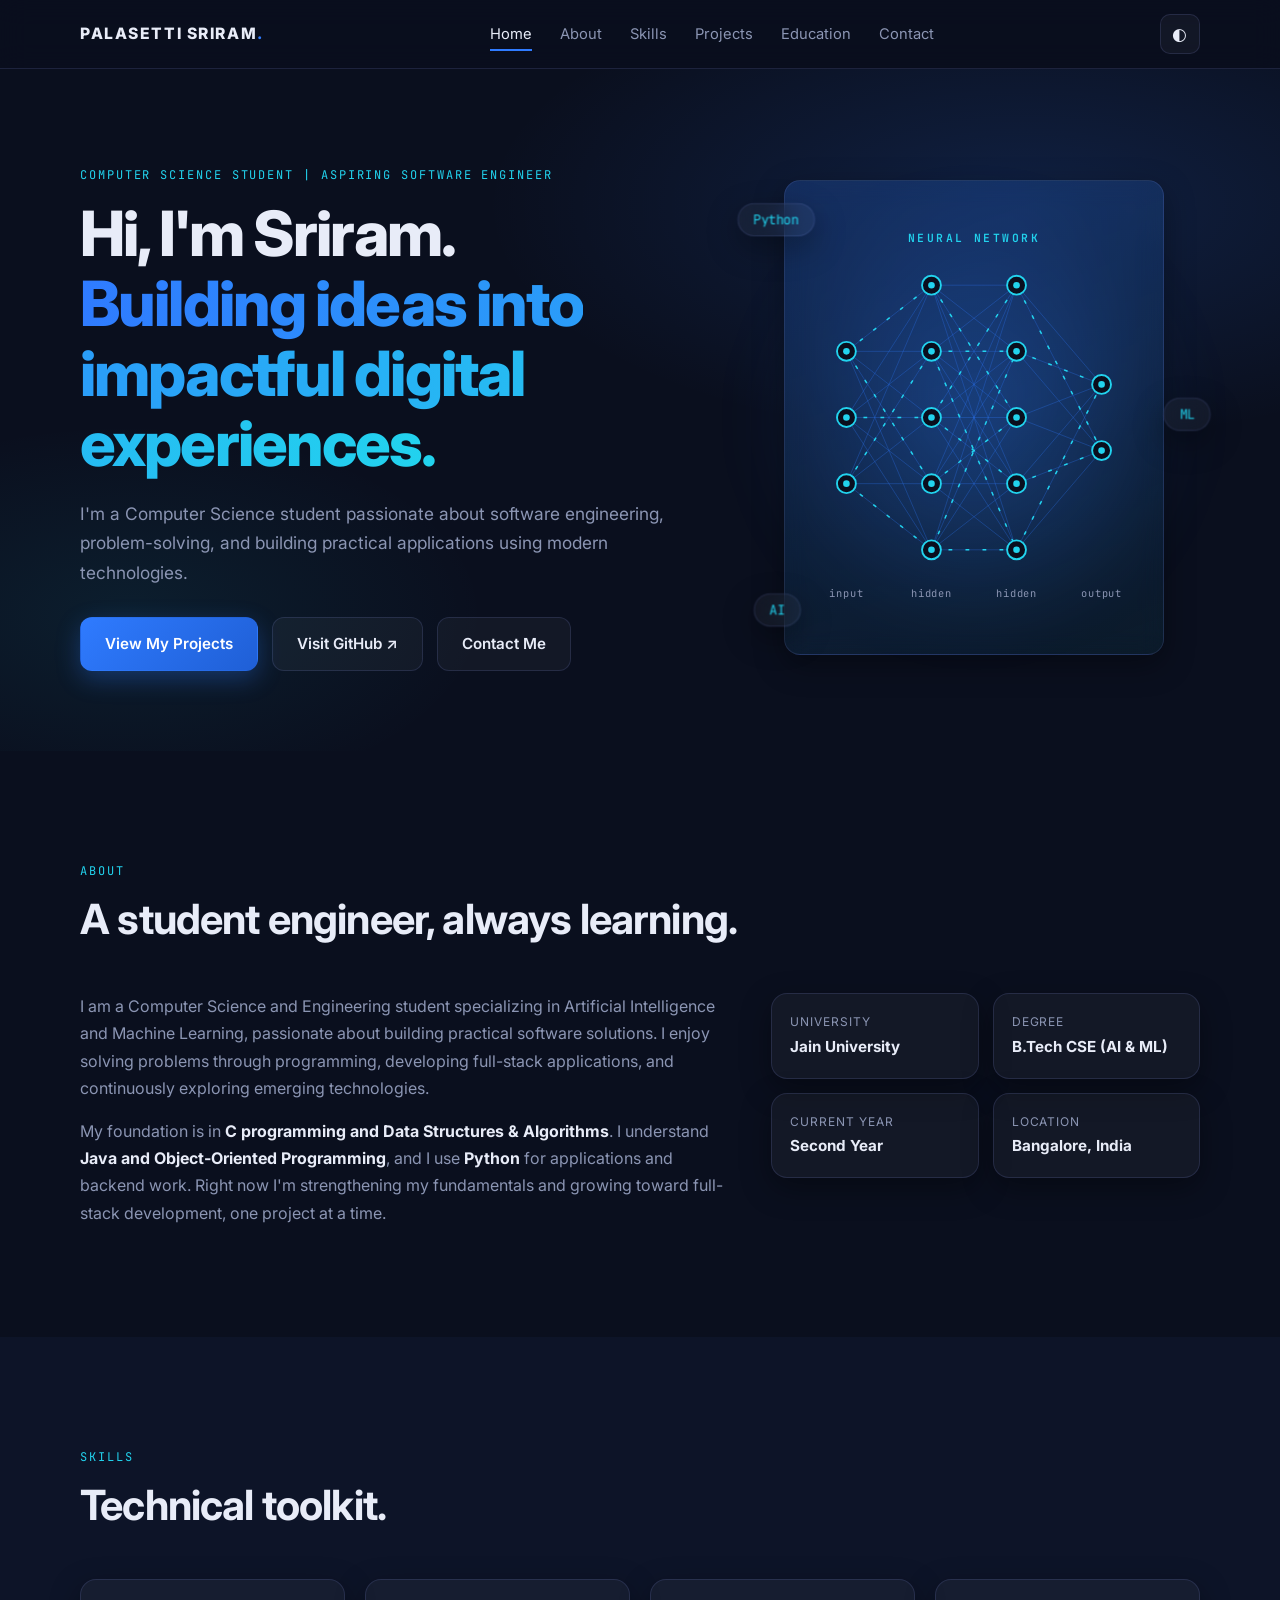
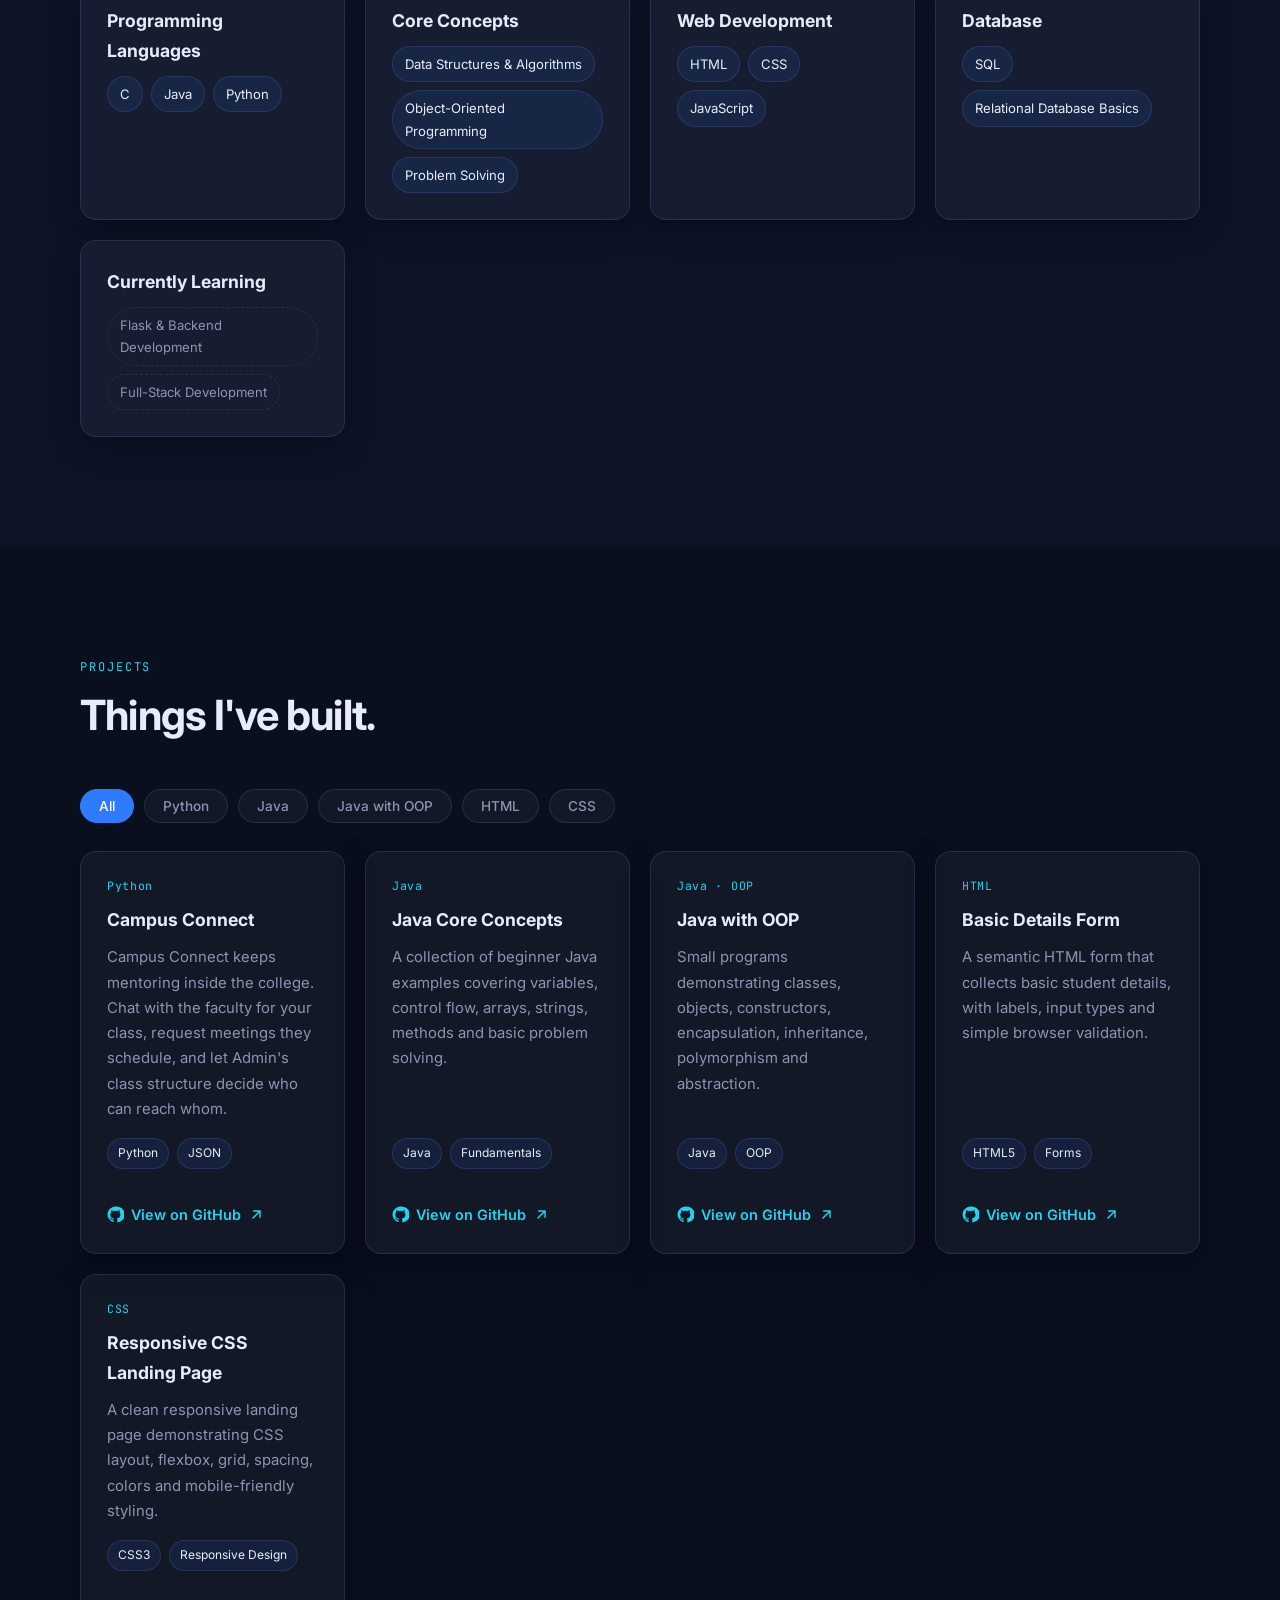
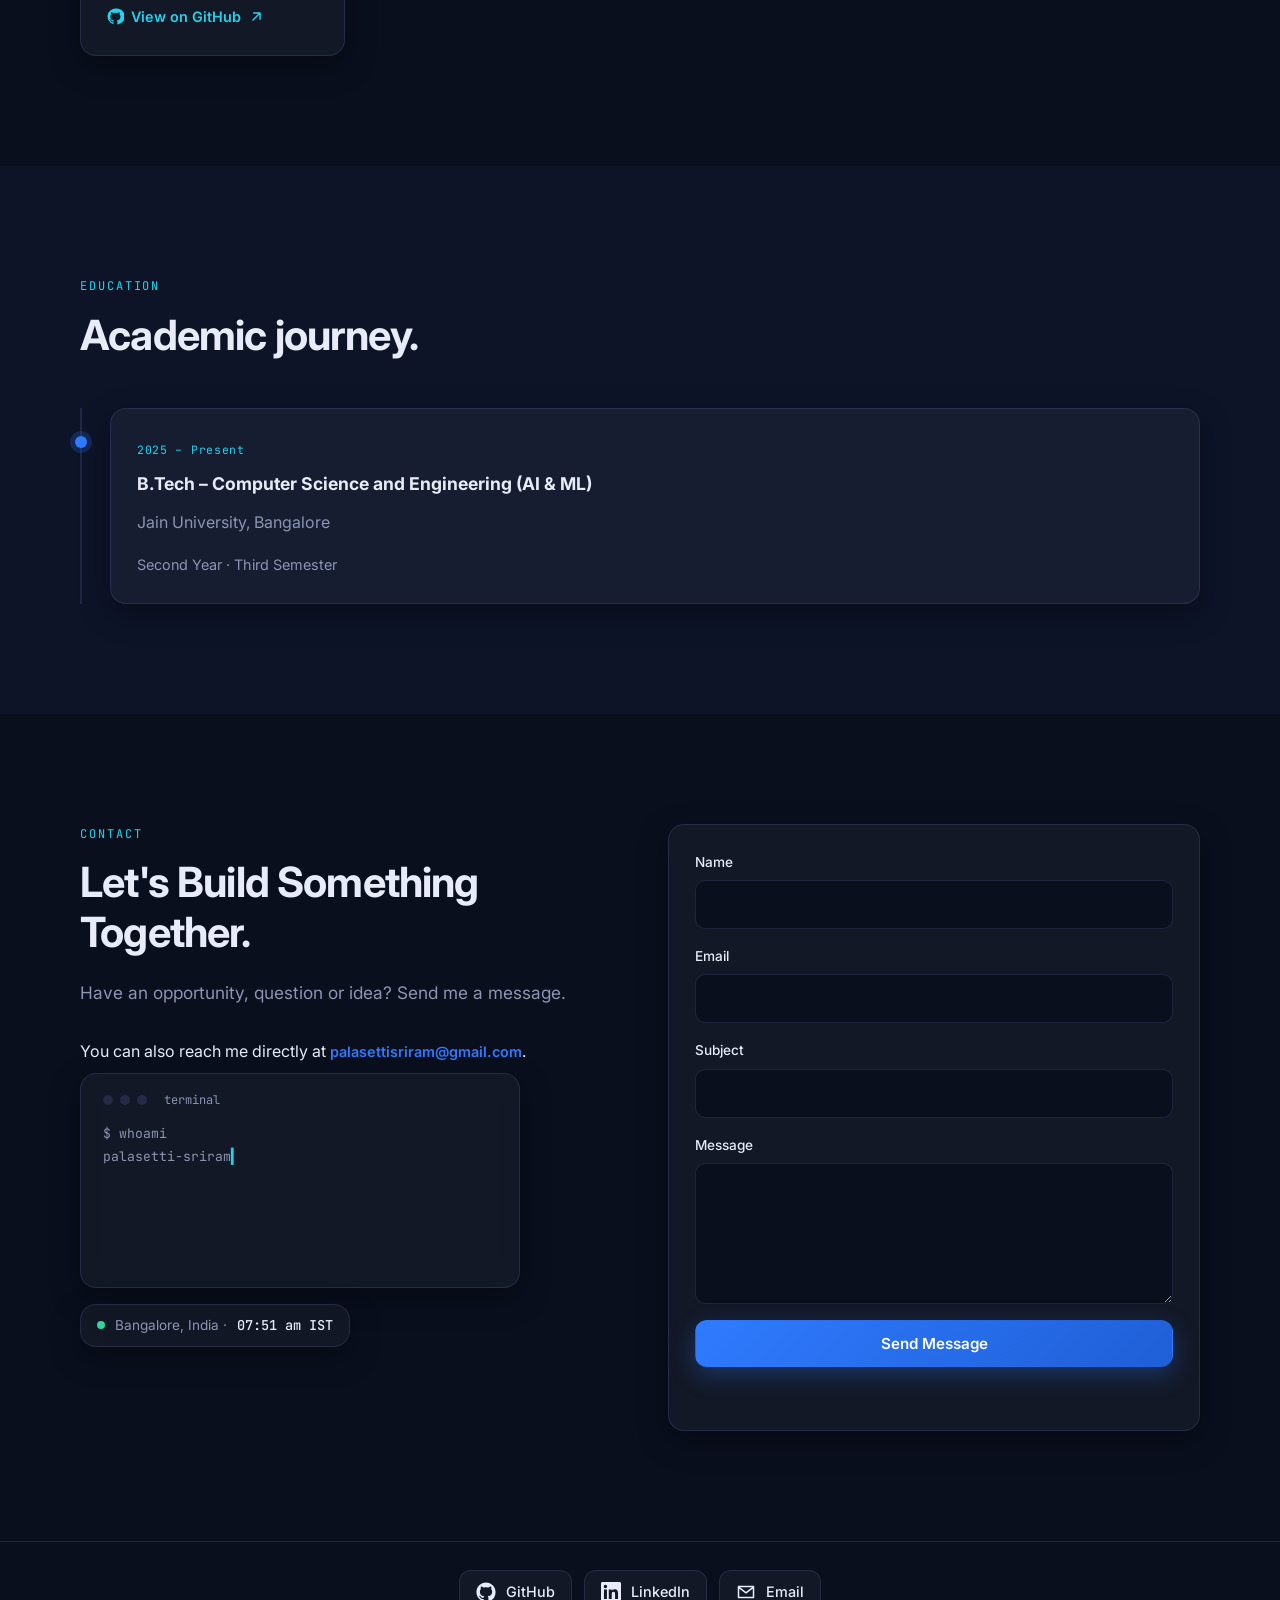
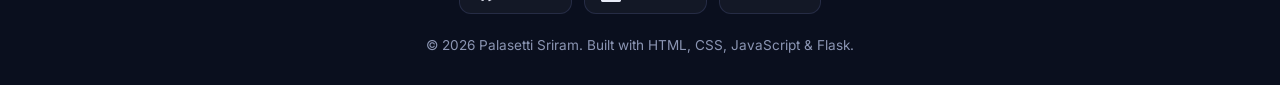
<file: index.html>
<!DOCTYPE html>
<html lang="en" data-theme="dark">
<head>
  <meta charset="UTF-8">
  <meta name="viewport" content="width=device-width, initial-scale=1">
  <title>Palasetti Sriram | CSE (AI &amp; ML) Student &amp; Aspiring Software Engineer</title>
  <meta name="description" content="Portfolio of Palasetti Sriram, B.Tech CSE (AI & ML) student at Jain University, Bangalore, focused on C, Java, Python, DSA and full-stack development.">
  <meta name="author" content="Palasetti Sriram">
  <meta name="robots" content="index, follow">
  <meta property="og:site_name" content="Palasetti Sriram Portfolio">
  <meta property="og:title" content="Palasetti Sriram | Portfolio">
  <meta property="og:description" content="Computer Science student building practical software with Python, Java and the web.">
  <meta property="og:type" content="website">
  <meta name="theme-color" content="#0a0f1e">
  <link rel="icon" href="data:image/svg+xml,%3Csvg xmlns='http://www.w3.org/2000/svg' viewBox='0 0 64 64'%3E%3Crect width='64' height='64' rx='14' fill='%230a0f1e'/%3E%3Cpath d='M40 20c-2-3-6-4-10-3-5 1-7 5-5 8 2 4 11 4 12 9 1 4-3 7-8 7-4 0-7-2-8-4' fill='none' stroke='%232f7bff' stroke-width='5' stroke-linecap='round'/%3E%3C/svg%3E">
  <link rel="preconnect" href="https://fonts.googleapis.com">
  <link rel="preconnect" href="https://fonts.gstatic.com" crossorigin>
  <link href="https://fonts.googleapis.com/css2?family=Inter:wght@400;500;600;700;800&family=JetBrains+Mono:wght@400;500&display=swap" rel="stylesheet">
  <link rel="stylesheet" href="assets/css/style.css">
  <script src="assets/js/config.js"></script>
  <script src="assets/js/main.js" defer></script>
</head>
<body>
  <a class="skip" href="#main">Skip to content</a>

  <header class="nav" id="nav">
    <div class="container nav-inner">
      <a href="#home" class="logo" aria-label="Palasetti Sriram, home">PALASETTI SRIRAM<span>.</span></a>
      <nav aria-label="Primary">
        <ul class="nav-links" id="navLinks">
          <li><a href="#home">Home</a></li>
          <li><a href="#about">About</a></li>
          <li><a href="#skills">Skills</a></li>
          <li><a href="#projects">Projects</a></li>
          <li><a href="#education">Education</a></li>
          <li><a href="#contact">Contact</a></li>
        </ul>
      </nav>
      <div class="nav-actions">
        <button class="icon-btn" id="themeToggle" aria-label="Toggle dark and light theme" type="button">◐</button>
        <button class="icon-btn menu-btn" id="menuBtn" aria-label="Open menu" aria-expanded="false" aria-controls="navLinks" type="button">☰</button>
      </div>
    </div>
  </header>

  <main id="main">
    <!-- HERO -->
    <section id="home" class="hero">
      <div class="container hero-grid">
        <div class="hero-copy">
          <p class="eyebrow">Computer Science Student | Aspiring Software Engineer</p>
          <h1>Hi, I'm Sriram.<br><span class="accent">Building ideas into impactful digital experiences.</span></h1>
          <p class="lead">I'm a Computer Science student passionate about software engineering, problem-solving, and building practical applications using modern technologies.</p>
          <div class="cta">
            <a class="btn btn-primary" href="#projects">View My Projects</a>
            <a class="btn btn-ghost" href="https://github.com/Sriram130707" target="_blank" rel="noopener noreferrer">Visit GitHub ↗</a>
            <a class="btn btn-ghost" href="#contact">Contact Me</a>
          </div>
          
        </div>
        <div class="hero-visual" id="tilt">
          <div class="avatar-stage" id="avatarStage">
            <div class="avatar-glow" aria-hidden="true"></div>
            <div class="avatar-frame glass ai-visual">
              <!-- AI-themed visual: an animated neural network (inline SVG, theme-aware) -->
              <svg viewBox="0 0 400 500" role="img" aria-label="Animated neural network diagram" xmlns="http://www.w3.org/2000/svg">
                <text x="200" y="64" text-anchor="middle" class="nn-title">NEURAL NETWORK</text>
                <line class="nn-line" x1="65" y1="180" x2="155" y2="110"/><line class="nn-line" x1="65" y1="180" x2="155" y2="180"/><line class="nn-line" x1="65" y1="180" x2="155" y2="250"/><line class="nn-line" x1="65" y1="180" x2="155" y2="320"/><line class="nn-line" x1="65" y1="180" x2="155" y2="390"/><line class="nn-line" x1="65" y1="250" x2="155" y2="110"/><line class="nn-line" x1="65" y1="250" x2="155" y2="180"/><line class="nn-line" x1="65" y1="250" x2="155" y2="250"/><line class="nn-line" x1="65" y1="250" x2="155" y2="320"/><line class="nn-line" x1="65" y1="250" x2="155" y2="390"/><line class="nn-line" x1="65" y1="320" x2="155" y2="110"/><line class="nn-line" x1="65" y1="320" x2="155" y2="180"/><line class="nn-line" x1="65" y1="320" x2="155" y2="250"/><line class="nn-line" x1="65" y1="320" x2="155" y2="320"/><line class="nn-line" x1="65" y1="320" x2="155" y2="390"/><line class="nn-line" x1="155" y1="110" x2="245" y2="110"/><line class="nn-line" x1="155" y1="110" x2="245" y2="180"/><line class="nn-line" x1="155" y1="110" x2="245" y2="250"/><line class="nn-line" x1="155" y1="110" x2="245" y2="320"/><line class="nn-line" x1="155" y1="110" x2="245" y2="390"/><line class="nn-line" x1="155" y1="180" x2="245" y2="110"/><line class="nn-line" x1="155" y1="180" x2="245" y2="180"/><line class="nn-line" x1="155" y1="180" x2="245" y2="250"/><line class="nn-line" x1="155" y1="180" x2="245" y2="320"/><line class="nn-line" x1="155" y1="180" x2="245" y2="390"/><line class="nn-line" x1="155" y1="250" x2="245" y2="110"/><line class="nn-line" x1="155" y1="250" x2="245" y2="180"/><line class="nn-line" x1="155" y1="250" x2="245" y2="250"/><line class="nn-line" x1="155" y1="250" x2="245" y2="320"/><line class="nn-line" x1="155" y1="250" x2="245" y2="390"/><line class="nn-line" x1="155" y1="320" x2="245" y2="110"/><line class="nn-line" x1="155" y1="320" x2="245" y2="180"/><line class="nn-line" x1="155" y1="320" x2="245" y2="250"/><line class="nn-line" x1="155" y1="320" x2="245" y2="320"/><line class="nn-line" x1="155" y1="320" x2="245" y2="390"/><line class="nn-line" x1="155" y1="390" x2="245" y2="110"/><line class="nn-line" x1="155" y1="390" x2="245" y2="180"/><line class="nn-line" x1="155" y1="390" x2="245" y2="250"/><line class="nn-line" x1="155" y1="390" x2="245" y2="320"/><line class="nn-line" x1="155" y1="390" x2="245" y2="390"/><line class="nn-line" x1="245" y1="110" x2="335" y2="215"/><line class="nn-line" x1="245" y1="110" x2="335" y2="285"/><line class="nn-line" x1="245" y1="180" x2="335" y2="215"/><line class="nn-line" x1="245" y1="180" x2="335" y2="285"/><line class="nn-line" x1="245" y1="250" x2="335" y2="215"/><line class="nn-line" x1="245" y1="250" x2="335" y2="285"/><line class="nn-line" x1="245" y1="320" x2="335" y2="215"/><line class="nn-line" x1="245" y1="320" x2="335" y2="285"/><line class="nn-line" x1="245" y1="390" x2="335" y2="215"/><line class="nn-line" x1="245" y1="390" x2="335" y2="285"/>
                <line class="nn-flow" x1="65" y1="180" x2="155" y2="110"/><line class="nn-flow" x1="65" y1="180" x2="155" y2="320"/><line class="nn-flow" x1="65" y1="250" x2="155" y2="250"/><line class="nn-flow" x1="65" y1="320" x2="155" y2="180"/><line class="nn-flow" x1="65" y1="320" x2="155" y2="390"/><line class="nn-flow" x1="155" y1="110" x2="245" y2="250"/><line class="nn-flow" x1="155" y1="180" x2="245" y2="180"/><line class="nn-flow" x1="155" y1="180" x2="245" y2="390"/><line class="nn-flow" x1="155" y1="250" x2="245" y2="110"/><line class="nn-flow" x1="155" y1="250" x2="245" y2="320"/><line class="nn-flow" x1="155" y1="320" x2="245" y2="250"/><line class="nn-flow" x1="155" y1="390" x2="245" y2="180"/><line class="nn-flow" x1="155" y1="390" x2="245" y2="390"/><line class="nn-flow" x1="245" y1="110" x2="335" y2="285"/><line class="nn-flow" x1="245" y1="180" x2="335" y2="215"/><line class="nn-flow" x1="245" y1="320" x2="335" y2="285"/><line class="nn-flow" x1="245" y1="390" x2="335" y2="215"/>
                <g class="nn-n" style="animation-delay:0.0s"><circle class="nn-node" cx="65" cy="180" r="10"/><circle class="nn-core" cx="65" cy="180" r="3.5"/></g><g class="nn-n" style="animation-delay:0.4s"><circle class="nn-node" cx="65" cy="250" r="10"/><circle class="nn-core" cx="65" cy="250" r="3.5"/></g><g class="nn-n" style="animation-delay:0.8s"><circle class="nn-node" cx="65" cy="320" r="10"/><circle class="nn-core" cx="65" cy="320" r="3.5"/></g><g class="nn-n" style="animation-delay:1.2000000000000002s"><circle class="nn-node" cx="155" cy="110" r="10"/><circle class="nn-core" cx="155" cy="110" r="3.5"/></g><g class="nn-n" style="animation-delay:1.6s"><circle class="nn-node" cx="155" cy="180" r="10"/><circle class="nn-core" cx="155" cy="180" r="3.5"/></g><g class="nn-n" style="animation-delay:0.0s"><circle class="nn-node" cx="155" cy="250" r="10"/><circle class="nn-core" cx="155" cy="250" r="3.5"/></g><g class="nn-n" style="animation-delay:0.4s"><circle class="nn-node" cx="155" cy="320" r="10"/><circle class="nn-core" cx="155" cy="320" r="3.5"/></g><g class="nn-n" style="animation-delay:0.8s"><circle class="nn-node" cx="155" cy="390" r="10"/><circle class="nn-core" cx="155" cy="390" r="3.5"/></g><g class="nn-n" style="animation-delay:1.2000000000000002s"><circle class="nn-node" cx="245" cy="110" r="10"/><circle class="nn-core" cx="245" cy="110" r="3.5"/></g><g class="nn-n" style="animation-delay:1.6s"><circle class="nn-node" cx="245" cy="180" r="10"/><circle class="nn-core" cx="245" cy="180" r="3.5"/></g><g class="nn-n" style="animation-delay:0.0s"><circle class="nn-node" cx="245" cy="250" r="10"/><circle class="nn-core" cx="245" cy="250" r="3.5"/></g><g class="nn-n" style="animation-delay:0.4s"><circle class="nn-node" cx="245" cy="320" r="10"/><circle class="nn-core" cx="245" cy="320" r="3.5"/></g><g class="nn-n" style="animation-delay:0.8s"><circle class="nn-node" cx="245" cy="390" r="10"/><circle class="nn-core" cx="245" cy="390" r="3.5"/></g><g class="nn-n" style="animation-delay:1.2000000000000002s"><circle class="nn-node" cx="335" cy="215" r="10"/><circle class="nn-core" cx="335" cy="215" r="3.5"/></g><g class="nn-n" style="animation-delay:1.6s"><circle class="nn-node" cx="335" cy="285" r="10"/><circle class="nn-core" cx="335" cy="285" r="3.5"/></g>
                <text x="65" y="440" text-anchor="middle" class="nn-t">input</text><text x="155" y="440" text-anchor="middle" class="nn-t">hidden</text><text x="245" y="440" text-anchor="middle" class="nn-t">hidden</text><text x="335" y="440" text-anchor="middle" class="nn-t">output</text>
              </svg>
            </div>
            <span class="chip c1 glass" aria-hidden="true">Python</span>
            <span class="chip c2 glass" aria-hidden="true">ML</span>
            <span class="chip c3 glass" aria-hidden="true">AI</span>
          </div>
        </div>
      </div>
    </section>

    <!-- ABOUT -->
    <section id="about" class="section">
      <div class="container">
        <header class="section-head reveal"><p class="eyebrow">About</p><h2>A student engineer, always learning.</h2></header>
        <div class="about-grid">
          <div class="reveal">
            <p>I am a Computer Science and Engineering student specializing in Artificial Intelligence and Machine Learning, passionate about building practical software solutions. I enjoy solving problems through programming, developing full-stack applications, and continuously exploring emerging technologies.</p>
            <p>My foundation is in <strong>C programming and Data Structures &amp; Algorithms</strong>. I understand <strong>Java and Object-Oriented Programming</strong>, and I use <strong>Python</strong> for applications and backend work. Right now I'm strengthening my fundamentals and growing toward full-stack development, one project at a time.</p>
          </div>
          <div class="info-cards reveal">
            <div class="card"><span>University</span><strong>Jain University</strong></div>
            <div class="card"><span>Degree</span><strong>B.Tech CSE (AI &amp; ML)</strong></div>
            <div class="card"><span>Current Year</span><strong>Second Year</strong></div>
            <div class="card"><span>Location</span><strong>Bangalore, India</strong></div>
          </div>
        </div>
      </div>
    </section>

    <!-- SKILLS -->
    <section id="skills" class="section alt">
      <div class="container">
        <header class="section-head reveal"><p class="eyebrow">Skills</p><h2>Technical toolkit.</h2></header>
        <div class="skills-grid">
          <article class="card reveal"><h3>Programming Languages</h3><ul class="chips"><li>C</li><li>Java</li><li>Python</li></ul></article>
          <article class="card reveal"><h3>Core Concepts</h3><ul class="chips"><li>Data Structures &amp; Algorithms</li><li>Object-Oriented Programming</li><li>Problem Solving</li></ul></article>
          <article class="card reveal"><h3>Web Development</h3><ul class="chips"><li>HTML</li><li>CSS</li><li>JavaScript</li></ul></article>
          <article class="card reveal"><h3>Database</h3><ul class="chips"><li>SQL</li><li>Relational Database Basics</li></ul></article>
          <article class="card reveal"><h3>Currently Learning</h3><ul class="chips muted"><li>Flask &amp; Backend Development</li><li>Full-Stack Development</li></ul></article>
        </div>
      </div>
    </section>

    <!-- PROJECTS -->
    <section id="projects" class="section">
      <div class="container">
        <header class="section-head reveal"><p class="eyebrow">Projects</p><h2>Things I've built.</h2></header>
        <div class="filters reveal" role="group" aria-label="Filter projects">
          <button class="filter active" data-filter="all" type="button">All</button>
          <button class="filter" data-filter="python" type="button">Python</button>
          <button class="filter" data-filter="java" type="button">Java</button>
          <button class="filter" data-filter="oop" type="button">Java with OOP</button>
          <button class="filter" data-filter="html" type="button">HTML</button>
          <button class="filter" data-filter="css" type="button">CSS</button>
        </div>
        <div class="projects-grid">
          <article class="card project reveal" data-cat="python">
            <span class="tag">Python</span><h3>Campus Connect</h3>
            <p>Campus Connect keeps mentoring inside the college. Chat with the faculty for your class, request meetings they schedule, and let Admin's class structure decide who can reach whom.</p>
            <ul class="chips sm"><li>Python</li><li>JSON</li></ul>
            <a class="link github-project-link" href="https://github.com/Sriram130707" target="_blank" rel="noopener noreferrer" aria-label="Campus Connect on GitHub"><svg class="github-mark" viewBox="0 0 24 24" aria-hidden="true"><path fill="currentColor" stroke="none" d="M12 .8a11.2 11.2 0 0 0-3.54 21.83c.56.1.76-.24.76-.54v-2.1c-3.1.68-3.76-1.31-3.76-1.31-.51-1.29-1.24-1.63-1.24-1.63-1.02-.7.08-.69.08-.69 1.13.08 1.73 1.16 1.73 1.16 1 .1.77 2.15 3.02 1.52.1-.73.39-1.22.7-1.5-2.48-.28-5.09-1.24-5.09-5.53 0-1.22.44-2.22 1.16-3-.12-.28-.5-1.42.11-2.96 0 0 .95-.3 3.08 1.15a10.7 10.7 0 0 1 5.6 0c2.13-1.45 3.08-1.15 3.08-1.15.61 1.54.23 2.68.11 2.96.72.78 1.16 1.78 1.16 3 0 4.3-2.62 5.24-5.11 5.52.4.35.75 1.03.75 2.08v3.08c0 .3.2.65.77.54A11.2 11.2 0 0 0 12 .8Z"/></svg>View on GitHub <svg class="external-mark" viewBox="0 0 24 24" aria-hidden="true"><path d="M7 17 17 7M8 7h9v9"/></svg></a>
          </article>
          <article class="card project reveal" data-cat="java">
            <span class="tag">Java</span><h3>Java Core Concepts</h3>
            <p>A collection of beginner Java examples covering variables, control flow, arrays, strings, methods and basic problem solving.</p>
            <ul class="chips sm"><li>Java</li><li>Fundamentals</li></ul>
            <a class="link github-project-link" href="https://github.com/Sriram130707" target="_blank" rel="noopener noreferrer" aria-label="Java Core Concepts on GitHub"><svg class="github-mark" viewBox="0 0 24 24" aria-hidden="true"><path fill="currentColor" stroke="none" d="M12 .8a11.2 11.2 0 0 0-3.54 21.83c.56.1.76-.24.76-.54v-2.1c-3.1.68-3.76-1.31-3.76-1.31-.51-1.29-1.24-1.63-1.24-1.63-1.02-.7.08-.69.08-.69 1.13.08 1.73 1.16 1.73 1.16 1 .1.77 2.15 3.02 1.52.1-.73.39-1.22.7-1.5-2.48-.28-5.09-1.24-5.09-5.53 0-1.22.44-2.22 1.16-3-.12-.28-.5-1.42.11-2.96 0 0 .95-.3 3.08 1.15a10.7 10.7 0 0 1 5.6 0c2.13-1.45 3.08-1.15 3.08-1.15.61 1.54.23 2.68.11 2.96.72.78 1.16 1.78 1.16 3 0 4.3-2.62 5.24-5.11 5.52.4.35.75 1.03.75 2.08v3.08c0 .3.2.65.77.54A11.2 11.2 0 0 0 12 .8Z"/></svg>View on GitHub <svg class="external-mark" viewBox="0 0 24 24" aria-hidden="true"><path d="M7 17 17 7M8 7h9v9"/></svg></a>
          </article>
          <article class="card project reveal" data-cat="oop">
            <span class="tag">Java · OOP</span><h3>Java with OOP</h3>
            <p>Small programs demonstrating classes, objects, constructors, encapsulation, inheritance, polymorphism and abstraction.</p>
            <ul class="chips sm"><li>Java</li><li>OOP</li></ul>
            <a class="link github-project-link" href="https://github.com/Sriram130707" target="_blank" rel="noopener noreferrer" aria-label="Java with OOP on GitHub"><svg class="github-mark" viewBox="0 0 24 24" aria-hidden="true"><path fill="currentColor" stroke="none" d="M12 .8a11.2 11.2 0 0 0-3.54 21.83c.56.1.76-.24.76-.54v-2.1c-3.1.68-3.76-1.31-3.76-1.31-.51-1.29-1.24-1.63-1.24-1.63-1.02-.7.08-.69.08-.69 1.13.08 1.73 1.16 1.73 1.16 1 .1.77 2.15 3.02 1.52.1-.73.39-1.22.7-1.5-2.48-.28-5.09-1.24-5.09-5.53 0-1.22.44-2.22 1.16-3-.12-.28-.5-1.42.11-2.96 0 0 .95-.3 3.08 1.15a10.7 10.7 0 0 1 5.6 0c2.13-1.45 3.08-1.15 3.08-1.15.61 1.54.23 2.68.11 2.96.72.78 1.16 1.78 1.16 3 0 4.3-2.62 5.24-5.11 5.52.4.35.75 1.03.75 2.08v3.08c0 .3.2.65.77.54A11.2 11.2 0 0 0 12 .8Z"/></svg>View on GitHub <svg class="external-mark" viewBox="0 0 24 24" aria-hidden="true"><path d="M7 17 17 7M8 7h9v9"/></svg></a>
          </article>
          <article class="card project reveal" data-cat="html">
            <span class="tag">HTML</span><h3>Basic Details Form</h3>
            <p>A semantic HTML form that collects basic student details, with labels, input types and simple browser validation.</p>
            <ul class="chips sm"><li>HTML5</li><li>Forms</li></ul>
            <a class="link github-project-link" href="https://github.com/Sriram130707" target="_blank" rel="noopener noreferrer" aria-label="Basic Details Form on GitHub"><svg class="github-mark" viewBox="0 0 24 24" aria-hidden="true"><path fill="currentColor" stroke="none" d="M12 .8a11.2 11.2 0 0 0-3.54 21.83c.56.1.76-.24.76-.54v-2.1c-3.1.68-3.76-1.31-3.76-1.31-.51-1.29-1.24-1.63-1.24-1.63-1.02-.7.08-.69.08-.69 1.13.08 1.73 1.16 1.73 1.16 1 .1.77 2.15 3.02 1.52.1-.73.39-1.22.7-1.5-2.48-.28-5.09-1.24-5.09-5.53 0-1.22.44-2.22 1.16-3-.12-.28-.5-1.42.11-2.96 0 0 .95-.3 3.08 1.15a10.7 10.7 0 0 1 5.6 0c2.13-1.45 3.08-1.15 3.08-1.15.61 1.54.23 2.68.11 2.96.72.78 1.16 1.78 1.16 3 0 4.3-2.62 5.24-5.11 5.52.4.35.75 1.03.75 2.08v3.08c0 .3.2.65.77.54A11.2 11.2 0 0 0 12 .8Z"/></svg>View on GitHub <svg class="external-mark" viewBox="0 0 24 24" aria-hidden="true"><path d="M7 17 17 7M8 7h9v9"/></svg></a>
          </article>
          <article class="card project reveal" data-cat="css">
            <span class="tag">CSS</span><h3>Responsive CSS Landing Page</h3>
            <p>A clean responsive landing page demonstrating CSS layout, flexbox, grid, spacing, colors and mobile-friendly styling.</p>
            <ul class="chips sm"><li>CSS3</li><li>Responsive Design</li></ul>
            <a class="link github-project-link" href="https://github.com/Sriram130707" target="_blank" rel="noopener noreferrer" aria-label="Responsive CSS Landing Page on GitHub"><svg class="github-mark" viewBox="0 0 24 24" aria-hidden="true"><path fill="currentColor" stroke="none" d="M12 .8a11.2 11.2 0 0 0-3.54 21.83c.56.1.76-.24.76-.54v-2.1c-3.1.68-3.76-1.31-3.76-1.31-.51-1.29-1.24-1.63-1.24-1.63-1.02-.7.08-.69.08-.69 1.13.08 1.73 1.16 1.73 1.16 1 .1.77 2.15 3.02 1.52.1-.73.39-1.22.7-1.5-2.48-.28-5.09-1.24-5.09-5.53 0-1.22.44-2.22 1.16-3-.12-.28-.5-1.42.11-2.96 0 0 .95-.3 3.08 1.15a10.7 10.7 0 0 1 5.6 0c2.13-1.45 3.08-1.15 3.08-1.15.61 1.54.23 2.68.11 2.96.72.78 1.16 1.78 1.16 3 0 4.3-2.62 5.24-5.11 5.52.4.35.75 1.03.75 2.08v3.08c0 .3.2.65.77.54A11.2 11.2 0 0 0 12 .8Z"/></svg>View on GitHub <svg class="external-mark" viewBox="0 0 24 24" aria-hidden="true"><path d="M7 17 17 7M8 7h9v9"/></svg></a>
          </article>
        </div>
      </div>
    </section>

    <!-- EDUCATION -->
    <section id="education" class="section alt">
      <div class="container">
        <header class="section-head reveal"><p class="eyebrow">Education</p><h2>Academic journey.</h2></header>
        <div class="timeline reveal">
          <div class="card edu">
            <span class="tag">2025 – Present</span>
            <h3>B.Tech – Computer Science and Engineering (AI &amp; ML)</h3>
            <p>Jain University, Bangalore</p>
            <p class="muted-text">Second Year · Third Semester</p>
          </div>
        </div>
      </div>
    </section>

    <!-- CONTACT -->
    <section id="contact" class="section">
      <div class="container contact-grid">
        <div class="reveal">
          <p class="eyebrow">Contact</p>
          <h2>Let's Build Something Together.</h2>
          <p class="lead">Have an opportunity, question or idea? Send me a message.</p>
          <p class="muted-text">You can also reach me directly at <a class="link" href="mailto:palasettisriram@gmail.com">palasettisriram@gmail.com</a>.</p>
          <div class="terminal glass" id="terminal">
            <div class="dots"><i></i><i></i><i></i><span>terminal</span></div>
            <pre id="termOut" aria-label="Terminal showing Sriram's current focus">$ whoami
palasetti-sriram
$ cat current_focus.txt
> DSA in C &amp; Java
> Python + Flask backend
> Full-stack development
$ echo $GOAL
Software Engineer / Full Stack Developer</pre>
          </div>
          <div class="clock glass"><span class="pulse" aria-hidden="true"></span> Bangalore, India · <b id="clock">--:--</b></div>
        </div>
        <form id="contactForm" class="card form reveal" novalidate>
          <label>Name<input type="text" name="name" required maxlength="100" autocomplete="name"></label>
          <label>Email<input type="email" name="email" required maxlength="254" autocomplete="email"></label>
          <label>Subject<input type="text" name="subject" required maxlength="150"></label>
          <label>Message<textarea name="message" rows="5" required maxlength="2000"></textarea></label>
          <!-- Honeypot: hidden from humans, bots tend to fill it -->
          <div class="hp" aria-hidden="true"><label>Website<input type="text" name="website" tabindex="-1" autocomplete="off"></label></div>
          <button class="btn btn-primary" id="submitBtn" type="submit">Send Message</button>
          <p id="formStatus" class="status" role="status" aria-live="polite"></p>
        </form>
      </div>
    </section>
  </main>

  <footer class="footer"><div class="container">
    <div class="footer-links">
      <a class="social" href="https://github.com/Sriram130707" target="_blank" rel="noopener noreferrer" aria-label="GitHub profile"><svg viewBox="0 0 24 24" aria-hidden="true"><path fill="currentColor" d="M12 .5C5.65.5.5 5.65.5 12c0 5.08 3.29 9.39 7.86 10.91.58.1.79-.25.79-.56v-2c-3.2.7-3.87-1.37-3.87-1.37-.52-1.33-1.28-1.69-1.28-1.69-1.04-.71.08-.7.08-.7 1.15.08 1.76 1.18 1.76 1.18 1.03 1.76 2.69 1.25 3.35.96.1-.74.4-1.25.73-1.54-2.55-.29-5.24-1.28-5.24-5.69 0-1.26.45-2.28 1.18-3.08-.12-.29-.51-1.46.11-3.05 0 0 .97-.31 3.17 1.18a11 11 0 0 1 5.78 0c2.2-1.49 3.17-1.18 3.17-1.18.63 1.59.23 2.76.11 3.05.74.8 1.18 1.82 1.18 3.08 0 4.42-2.69 5.39-5.25 5.68.41.36.78 1.06.78 2.14v3.17c0 .31.21.67.8.56A11.5 11.5 0 0 0 23.5 12C23.5 5.65 18.35.5 12 .5Z"/></svg><span>GitHub</span></a>
            <a class="social" href="https://www.linkedin.com/in/palasetti-sriram-85827238b" target="_blank" rel="noopener noreferrer" aria-label="LinkedIn profile"><svg viewBox="0 0 24 24" aria-hidden="true"><path fill="currentColor" d="M20.45 20.45h-3.56v-5.57c0-1.33-.03-3.04-1.85-3.04-1.86 0-2.14 1.45-2.14 2.94v5.67H9.35V9h3.41v1.56h.05c.48-.9 1.64-1.85 3.37-1.85 3.6 0 4.27 2.37 4.27 5.46v6.28ZM5.34 7.43a2.06 2.06 0 1 1 0-4.12 2.06 2.06 0 0 1 0 4.12ZM7.12 20.45H3.56V9h3.56v11.45ZM22.22 0H1.77C.79 0 0 .77 0 1.73v20.54C0 23.23.79 24 1.77 24h20.45c.98 0 1.78-.77 1.78-1.73V1.73C24 .77 23.2 0 22.22 0Z"/></svg><span>LinkedIn</span></a>
            <a class="social" href="mailto:palasettisriram@gmail.com" aria-label="Send email"><svg viewBox="0 0 24 24" aria-hidden="true"><path fill="none" stroke="currentColor" stroke-width="1.8" stroke-linejoin="round" d="M3 5.5h18v13H3zM3.5 6.5 12 13l8.5-6.5"/></svg><span>Email</span></a>
    </div>
    <p>© <span id="year"></span> Palasetti Sriram. Built with HTML, CSS, JavaScript &amp; Flask.</p>
  </div></footer>
  <button class="to-top" id="toTop" aria-label="Back to top" type="button">↑</button>
</body>
</html>
</file>
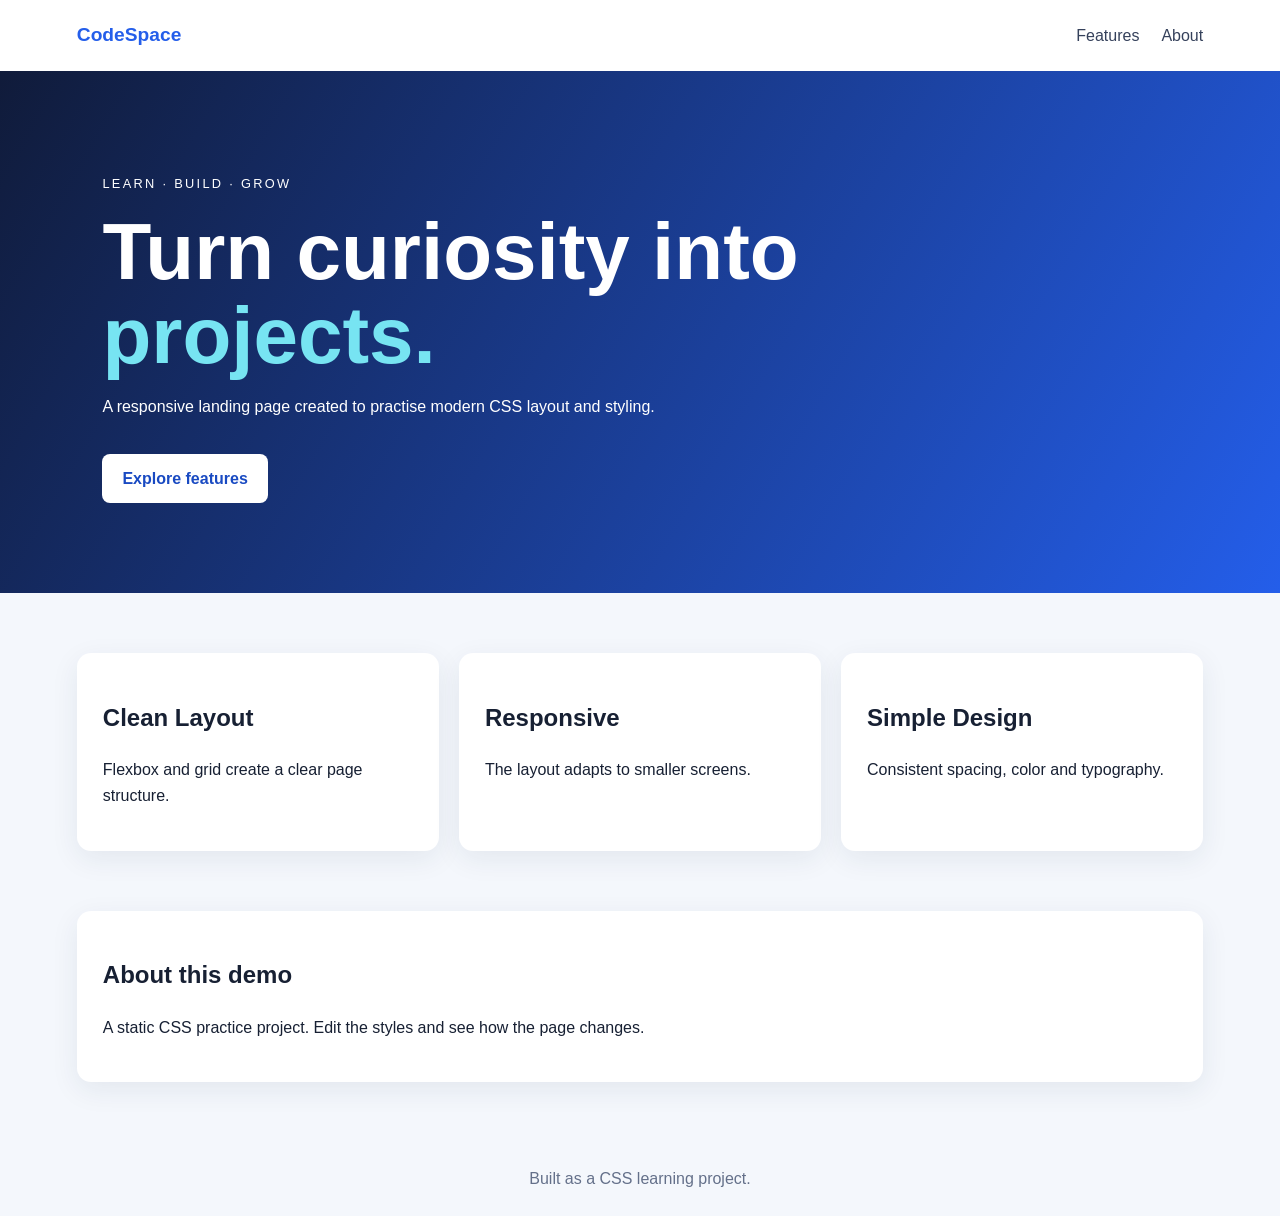
<file: project-source/css-landing-page/index.html>
<!doctype html>
<html lang="en">
<head>
  <meta charset="utf-8">
  <meta name="viewport" content="width=device-width, initial-scale=1">
  <title>CSS Practice Landing Page</title>
  <link rel="stylesheet" href="style.css">
</head>
<body>
  <header class="site-header"><a class="brand" href="#home">CodeSpace</a><nav><a href="#features">Features</a><a href="#about">About</a></nav></header>
  <main id="home">
    <section class="hero"><p class="eyebrow">LEARN · BUILD · GROW</p><h1>Turn curiosity into <span>projects.</span></h1><p>A responsive landing page created to practise modern CSS layout and styling.</p><a class="button" href="#features">Explore features</a></section>
    <section id="features" class="features"><article><h2>Clean Layout</h2><p>Flexbox and grid create a clear page structure.</p></article><article><h2>Responsive</h2><p>The layout adapts to smaller screens.</p></article><article><h2>Simple Design</h2><p>Consistent spacing, color and typography.</p></article></section>
    <section id="about" class="about"><h2>About this demo</h2><p>A static CSS practice project. Edit the styles and see how the page changes.</p></section>
  </main>
  <footer>Built as a CSS learning project.</footer>
</body>
</html>
</file>
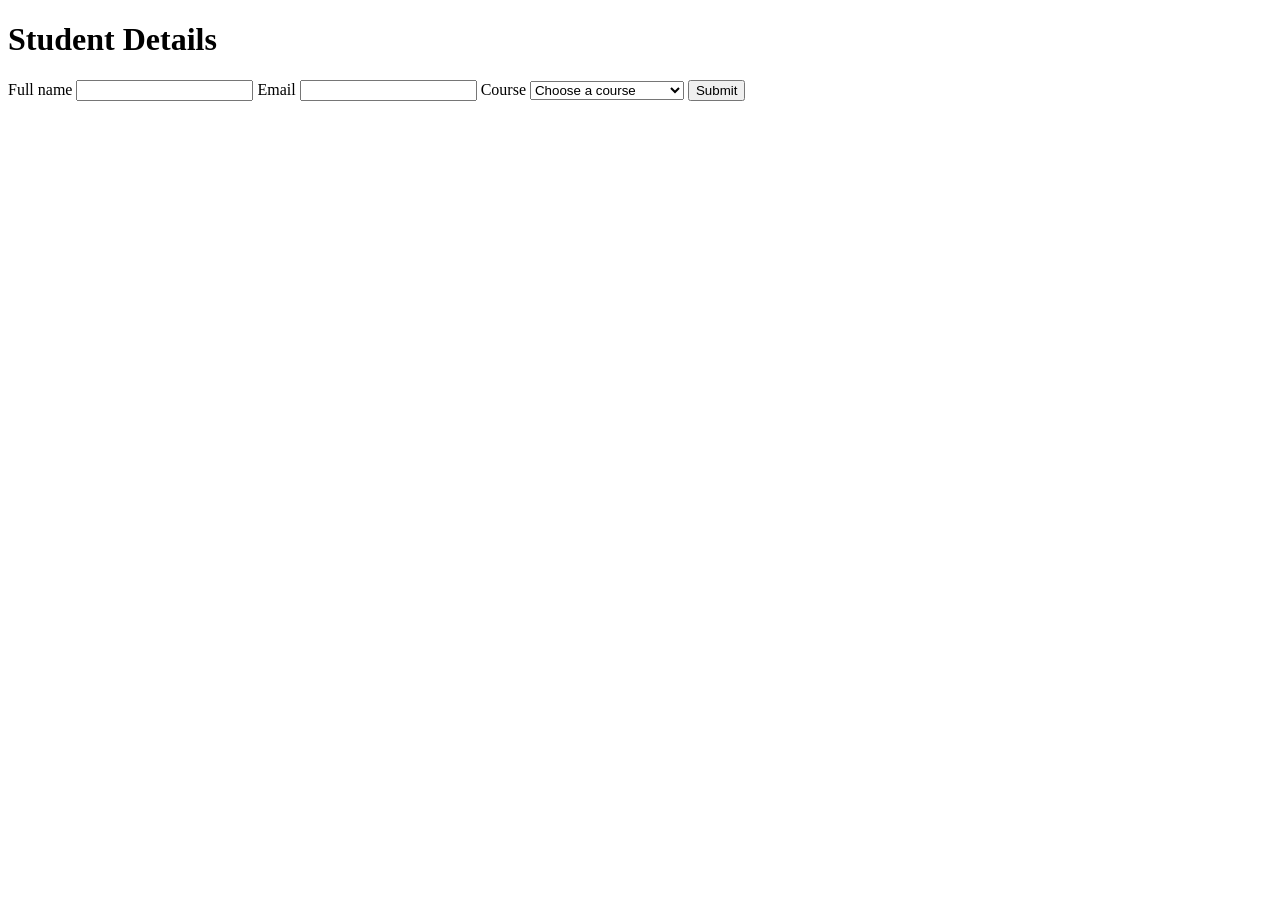
<file: project-source/html-basic-details/index.html>
<!doctype html>
<html lang="en">
<head>
  <meta charset="utf-8">
  <meta name="viewport" content="width=device-width, initial-scale=1">
  <title>Basic Student Details Form</title>
</head>
<body>
  <main>
    <h1>Student Details</h1>
    <form>
      <label for="full-name">Full name</label>
      <input id="full-name" name="fullName" type="text" required>

      <label for="email">Email</label>
      <input id="email" name="email" type="email" required>

      <label for="course">Course</label>
      <select id="course" name="course" required>
        <option value="">Choose a course</option>
        <option>B.Tech CSE</option>
        <option>B.Tech CSE (AI &amp; ML)</option>
      </select>

      <button type="submit">Submit</button>
    </form>
  </main>
</body>
</html>
</file>
<file: assets/css/style.css>
/* ===== Theme tokens ===== */
:root{--bg:#0a0f1e;--bg2:#0d1428;--surface:rgba(255,255,255,.04);--border:rgba(148,163,255,.14);--text:#e8ecf8;--muted:#8b95b3;--blue:#2f7bff;--cyan:#22d3ee;--shadow:0 10px 30px rgba(0,0,0,.35);--nav:rgba(10,15,30,.72);--r:16px}
[data-theme="light"]{--bg:#f6f8fd;--bg2:#eaf0fb;--surface:#fff;--border:rgba(15,23,60,.12);--text:#0f172a;--muted:#5b657f;--blue:#1d5fe0;--cyan:#0891b2;--shadow:0 10px 30px rgba(15,23,60,.08);--nav:rgba(246,248,253,.8)}
*{box-sizing:border-box;margin:0}
html{scroll-behavior:smooth;scroll-padding-top:80px}
body{font-family:Inter,system-ui,sans-serif;background:var(--bg);color:var(--text);line-height:1.7;-webkit-font-smoothing:antialiased;transition:background .3s,color .3s}
a{color:inherit;text-decoration:none}
ul{list-style:none;padding:0}
:focus-visible{outline:2px solid var(--cyan);outline-offset:3px;border-radius:6px}
.container{width:min(1120px,92%);margin-inline:auto}
.skip{position:absolute;left:-999px;top:8px;background:var(--blue);color:#fff;padding:8px 14px;border-radius:8px;z-index:100}.skip:focus{left:8px}

/* ===== Nav ===== */
.nav{position:sticky;top:0;z-index:50;background:var(--nav);backdrop-filter:blur(14px);border-bottom:1px solid var(--border)}
.nav-inner{display:flex;align-items:center;justify-content:space-between;height:68px;gap:16px}
.logo{font-weight:800;letter-spacing:.1em;font-size:.98rem}.logo span{color:var(--blue)}
.nav-links{display:flex;gap:28px}
.nav-links a{font-size:.92rem;color:var(--muted);padding:6px 0;border-bottom:2px solid transparent;transition:.2s}
.nav-links a:hover,.nav-links a.active{color:var(--text);border-color:var(--blue)}
.nav-actions{display:flex;align-items:center;gap:10px}
.icon-btn{background:var(--surface);border:1px solid var(--border);color:var(--text);width:40px;height:40px;border-radius:10px;cursor:pointer;font-size:1.05rem}
.icon-btn:hover{border-color:var(--blue)}
.menu-btn{display:none}

/* ===== Buttons ===== */
.btn{display:inline-flex;align-items:center;justify-content:center;gap:8px;padding:13px 24px;border-radius:12px;font-weight:600;font-size:.95rem;border:1px solid transparent;cursor:pointer;transition:transform .2s,box-shadow .2s,border-color .2s;font-family:inherit}
.btn-sm{padding:9px 16px;font-size:.85rem}
.btn-primary{background:linear-gradient(135deg,var(--blue),#1f5fd6);color:#fff;box-shadow:0 8px 24px rgba(47,123,255,.3)}
.btn-primary:hover{transform:translateY(-2px)}
.btn-primary:disabled{opacity:.6;cursor:wait;transform:none}
.btn-ghost{border-color:var(--border);background:var(--surface)}.btn-ghost:hover{border-color:var(--blue);transform:translateY(-2px)}

/* ===== Layout ===== */
.section{padding:110px 0}.alt{background:var(--bg2)}
.eyebrow{font-family:'JetBrains Mono',monospace;font-size:.75rem;letter-spacing:.16em;text-transform:uppercase;color:var(--cyan);margin-bottom:14px}
h1{font-size:clamp(2.2rem,5.2vw,3.9rem);line-height:1.12;letter-spacing:-.03em;font-weight:800}
h2{font-size:clamp(1.8rem,3.4vw,2.6rem);letter-spacing:-.02em;line-height:1.2}
h3{font-size:1.1rem;margin-bottom:10px}
.accent{background:linear-gradient(90deg,var(--blue),var(--cyan));-webkit-background-clip:text;background-clip:text;color:transparent}
.lead{color:var(--muted);font-size:1.08rem;margin:20px 0 30px;max-width:56ch}
.section-head{margin-bottom:48px}
p+p{margin-top:16px}

/* ===== Hero ===== */
.hero{padding:96px 0 80px;background:radial-gradient(60% 50% at 80% 20%,rgba(47,123,255,.16),transparent 70%),radial-gradient(40% 40% at 10% 80%,rgba(34,211,238,.08),transparent 70%)}
.hero-grid{display:grid;grid-template-columns:1.15fr .85fr;gap:56px;align-items:center}
.cta{display:flex;gap:14px;flex-wrap:wrap}
.socials{display:flex;gap:22px;margin-top:28px;color:var(--muted);font-size:.92rem}.socials a:hover{color:var(--cyan)}
.hero-copy>*{animation:rise .7s both}.hero-copy>*:nth-child(2){animation-delay:.08s}.hero-copy>*:nth-child(3){animation-delay:.16s}.hero-copy>*:nth-child(4){animation-delay:.24s}
@keyframes rise{from{opacity:0;transform:translateY(18px)}to{opacity:1;transform:none}}
.glass{background:var(--surface);border:1px solid var(--border);border-radius:var(--r);backdrop-filter:blur(12px);box-shadow:var(--shadow)}
.code-card{padding:18px 22px;animation:float 7s ease-in-out infinite}
@keyframes float{50%{transform:translateY(-8px)}}
.dots{display:flex;align-items:center;gap:7px;margin-bottom:14px}.dots i{width:10px;height:10px;border-radius:50%;background:var(--border)}.dots span{margin-left:10px;font:.75rem 'JetBrains Mono',monospace;color:var(--muted)}
pre{font:.82rem/1.8 'JetBrains Mono',monospace;overflow-x:auto;color:var(--text)}
pre b{color:var(--blue);font-weight:500}pre em{color:var(--cyan);font-style:normal}pre s{color:#a5b4fc;text-decoration:none}
[data-theme="light"] pre s{color:#6d28d9}

/* ===== Cards ===== */
.card{background:var(--surface);border:1px solid var(--border);border-radius:var(--r);padding:26px;box-shadow:var(--shadow);transition:transform .25s,border-color .25s}
.card:hover{transform:translateY(-4px);border-color:rgba(47,123,255,.5)}
.about-grid{display:grid;grid-template-columns:1.2fr .8fr;gap:48px;align-items:start}
.about-grid p{color:var(--muted)}.about-grid strong{color:var(--text)}
.info-cards{display:grid;grid-template-columns:1fr 1fr;gap:14px}
.info-cards .card{padding:18px}.info-cards span{display:block;font-size:.75rem;color:var(--muted);text-transform:uppercase;letter-spacing:.08em}.info-cards strong{font-size:.95rem}
.skills-grid{display:grid;grid-template-columns:repeat(auto-fit,minmax(240px,1fr));gap:20px}
.chips{display:flex;flex-wrap:wrap;gap:8px}
.chips li{padding:6px 12px;border-radius:999px;font-size:.82rem;border:1px solid var(--border);background:rgba(47,123,255,.1)}
.chips.muted li{background:transparent;color:var(--muted);border-style:dashed}
.chips.sm{margin:16px 0}.chips.sm li{font-size:.75rem;padding:4px 10px}

/* ===== Projects ===== */
.filters{display:flex;gap:10px;flex-wrap:wrap;margin-bottom:28px}
.filter{background:var(--surface);border:1px solid var(--border);color:var(--muted);padding:8px 18px;border-radius:999px;cursor:pointer;font:500 .85rem Inter,sans-serif}
.filter.active,.filter:hover{color:#fff;background:var(--blue);border-color:var(--blue)}
.projects-grid{display:grid;grid-template-columns:repeat(auto-fit,minmax(260px,1fr));gap:20px}
.project{display:flex;flex-direction:column}.project p{color:var(--muted);font-size:.93rem;flex:1}
.project.hide{display:none}
.tag{display:inline-block;font:.72rem 'JetBrains Mono',monospace;color:var(--cyan);margin-bottom:12px;letter-spacing:.06em}
.link{color:var(--blue);font-weight:600;font-size:.9rem}.link:hover{color:var(--cyan)}

/* ===== Education ===== */
.timeline{border-left:2px solid var(--border);padding-left:28px;position:relative}
.timeline::before{content:"";position:absolute;left:-7px;top:28px;width:12px;height:12px;border-radius:50%;background:var(--blue);box-shadow:0 0 0 5px rgba(47,123,255,.2)}
.edu p{color:var(--muted)}.edu .muted-text{font-size:.9rem}

/* ===== Contact ===== */
.contact-grid{display:grid;grid-template-columns:1fr 1fr;gap:56px;align-items:start}
.contact-list li{display:flex;flex-direction:column;margin-bottom:16px}.contact-list span{font-size:.75rem;text-transform:uppercase;letter-spacing:.08em;color:var(--muted)}.contact-list a:hover{color:var(--cyan)}
.form{display:grid;gap:16px}
.form label{display:grid;gap:6px;font-size:.85rem;font-weight:500}
input,textarea{width:100%;background:var(--bg);color:var(--text);border:1px solid var(--border);border-radius:10px;padding:12px 14px;font:inherit;resize:vertical;transition:border-color .2s}
input:focus,textarea:focus{outline:none;border-color:var(--blue);box-shadow:0 0 0 3px rgba(47,123,255,.2)}
.hp{position:absolute;left:-9999px;height:0;overflow:hidden}
.status{min-height:1.4em;font-size:.9rem}.status.ok{color:#34d399}.status.err{color:#f87171}

/* ===== Footer & misc ===== */
.footer{border-top:1px solid var(--border);padding:28px 0;text-align:center;color:var(--muted);font-size:.85rem}
.to-top{position:fixed;right:22px;bottom:22px;width:44px;height:44px;border-radius:12px;border:1px solid var(--border);background:var(--nav);backdrop-filter:blur(10px);color:var(--text);cursor:pointer;opacity:0;pointer-events:none;transition:.25s}
.to-top.show{opacity:1;pointer-events:auto}.to-top:hover{border-color:var(--blue)}
.reveal{opacity:0;transform:translateY(24px);transition:opacity .6s,transform .6s}.reveal.in{opacity:1;transform:none}

/* ===== Responsive ===== */
@media(max-width:860px){
  .hero-grid,.about-grid,.contact-grid{grid-template-columns:1fr}
  .section{padding:80px 0}.hero{padding-top:64px}
  .menu-btn{display:inline-block}.hide-sm{display:none}
  .nav-links{position:absolute;top:68px;left:0;right:0;flex-direction:column;gap:0;background:var(--bg);border-bottom:1px solid var(--border);padding:8px 4%;display:none}
  .nav-links.open{display:flex}.nav-links a{display:block;padding:14px 0}
}
@media(prefers-reduced-motion:reduce){*,*::before,*::after{animation:none!important;transition:none!important;scroll-behavior:auto!important}.reveal{opacity:1;transform:none}}

/* ===== Cursor-reactive portrait ===== */
.hero-visual{perspective:1000px;display:grid;place-items:center}
.avatar-stage{position:relative;width:min(100%,380px);transform-style:preserve-3d;transition:transform .18s ease-out;will-change:transform}
.avatar-frame{aspect-ratio:4/5;overflow:hidden;position:relative}
.avatar-frame img{width:100%;height:100%;object-fit:cover;object-position:center 30%;display:block}
.avatar-fallback{display:none;position:absolute;inset:0;width:100%;height:100%}
.avatar-frame.no-img img{display:none}.avatar-frame.no-img .avatar-fallback{display:block}
.avatar-glow{position:absolute;inset:-8%;background:radial-gradient(circle,rgba(47,123,255,.35),transparent 65%);filter:blur(30px);transform:translateZ(-40px)}
.chip{position:absolute;padding:6px 14px;font:.78rem 'JetBrains Mono',monospace;border-radius:999px;transform:translateZ(70px);color:var(--cyan)}
.c1{top:8%;left:-8%}.c2{top:46%;right:-8%}.c3{bottom:9%;left:-4%}
@media(max-width:860px){.avatar-stage{width:min(80%,320px)}.c1{left:0}.c2{right:0}}

.avatar-frame{background:linear-gradient(160deg,rgba(47,123,255,.28),rgba(34,211,238,.08))}
.avatar-frame svg{display:block;width:100%;height:100%}
.pupil{transition:transform .12s ease-out}

/* ===== Social icon links ===== */
.socials{flex-wrap:wrap}
.social{display:inline-flex;align-items:center;gap:10px;padding:9px 16px;border:1px solid var(--border);border-radius:12px;background:var(--surface);color:var(--text);font-size:.9rem;font-weight:500;transition:transform .2s,border-color .2s,color .2s}
.social svg{width:20px;height:20px;flex:none}
.social:hover{border-color:var(--blue);color:var(--cyan);transform:translateY(-2px)}
.contact-list .social{width:100%;max-width:360px;word-break:break-all}
.contact-list li{margin-bottom:12px}
@media(max-width:480px){.logo{font-size:.8rem;letter-spacing:.06em}}

.footer-links{display:flex;gap:12px;justify-content:center;flex-wrap:wrap;margin-bottom:20px}


/* ===== Contact: left = terminal + clock, right = form ===== */
.terminal{padding:18px 22px;margin-top:8px;max-width:440px}
.terminal pre{white-space:pre-wrap;min-height:11.2em;color:var(--muted)}
.terminal pre::after{content:"▍";color:var(--cyan);animation:blink 1s steps(2) infinite}
@keyframes blink{50%{opacity:0}}
.clock{display:inline-flex;align-items:center;gap:10px;margin-top:16px;padding:9px 16px;font-size:.85rem;color:var(--muted)}
.clock b{color:var(--text);font-family:'JetBrains Mono',monospace;font-weight:500}
.pulse{width:8px;height:8px;border-radius:50%;background:#34d399;box-shadow:0 0 0 0 rgba(52,211,153,.6);animation:ping 2s infinite}
@keyframes ping{70%{box-shadow:0 0 0 8px rgba(52,211,153,0)}100%{box-shadow:0 0 0 0 rgba(52,211,153,0)}}
@media(min-width:861px){.contact-grid{grid-template-columns:1fr 1fr;max-width:none;gap:56px}}

/* ===== Realistic portrait: edges fade into the dark theme, blue-tinted ===== */
.avatar-frame.photo{background:none;border:0;box-shadow:none;backdrop-filter:none;border-radius:0;overflow:visible}
.avatar-frame.photo img,.avatar-frame.photo::after{-webkit-mask-image:radial-gradient(ellipse 62% 58% at 46% 46%,#000 55%,transparent 98%);mask-image:radial-gradient(ellipse 62% 58% at 46% 46%,#000 55%,transparent 98%)}
.avatar-frame.photo img{filter:saturate(.9) contrast(1.06) brightness(.95)}
.avatar-frame.photo::after{content:"";position:absolute;inset:0;pointer-events:none;background:linear-gradient(160deg,rgba(47,123,255,.4),rgba(10,15,30,.3));mix-blend-mode:multiply}
[data-theme="light"] .avatar-frame.photo::after{opacity:.35}

/* Fallback shown until hero-ai.png exists */
.code-fallback{display:none}
.avatar-frame.no-img{display:grid;place-items:center;aspect-ratio:auto}
.avatar-frame.no-img img,.avatar-frame.photo.no-img::after{display:none}
.avatar-frame.no-img .code-fallback{display:block;width:100%}

/* ===== AI visual: neural network ===== */
.ai-visual{background:linear-gradient(160deg,rgba(47,123,255,.22),rgba(34,211,238,.06))}
.ai-visual svg{display:block;width:100%;height:100%}
.nn-line{stroke:var(--blue);stroke-width:1;opacity:.3}
.nn-flow{stroke:var(--cyan);stroke-width:1.6;stroke-dasharray:4 14;animation:nnflow 2.4s linear infinite}
@keyframes nnflow{to{stroke-dashoffset:-36}}
.nn-node{fill:var(--bg);stroke:var(--cyan);stroke-width:2}
.nn-core{fill:var(--cyan)}
.nn-n{animation:nnpulse 2.4s ease-in-out infinite}
@keyframes nnpulse{50%{opacity:.45}}
.nn-t{fill:var(--muted);font:11px 'JetBrains Mono',monospace;letter-spacing:.08em}
.nn-title{fill:var(--cyan);font:600 12px 'JetBrains Mono',monospace;letter-spacing:.22em}

/* Project GitHub action */
.github-project-link{display:inline-flex;align-items:center;gap:7px;width:max-content;margin-top:18px;color:var(--cyan);}
.github-project-link svg{width:17px;height:17px;flex:0 0 auto;}
.github-project-link .external-mark{fill:none;stroke:currentColor;stroke-width:2;stroke-linecap:round;stroke-linejoin:round;transition:transform .2s ease;}
.github-project-link:hover .external-mark{transform:translate(2px,-2px);}
</file>
<file: project-source/css-landing-page/style.css>
*{box-sizing:border-box}html{scroll-behavior:smooth}body{margin:0;font-family:Arial,sans-serif;line-height:1.6;color:#172033;background:#f4f7fc}.site-header{display:flex;justify-content:space-between;align-items:center;padding:20px max(6vw,24px);background:#fff}.brand{font-weight:800;color:#245eea;text-decoration:none;font-size:1.2rem}.site-header nav{display:flex;gap:22px}.site-header nav a{color:#35415b;text-decoration:none}.hero{padding:90px max(8vw,24px);background:linear-gradient(120deg,#101b3a,#245eea);color:white}.eyebrow{letter-spacing:.18em;font-size:.8rem}.hero h1{max-width:700px;font-size:clamp(2.5rem,7vw,5rem);line-height:1.05;margin:16px 0}.hero h1 span{color:#77e4f2}.hero p{max-width:560px}.button{display:inline-block;margin-top:18px;padding:12px 20px;border-radius:8px;background:#fff;color:#194ac2;text-decoration:none;font-weight:700}.features{display:grid;grid-template-columns:repeat(3,1fr);gap:20px;padding:60px max(6vw,24px)}.features article,.about{background:white;padding:26px;border-radius:14px;box-shadow:0 8px 28px #1b315014}.about{margin:0 max(6vw,24px) 60px}footer{text-align:center;padding:24px;color:#64708a}@media(max-width:700px){.features{grid-template-columns:1fr}.site-header{align-items:flex-start;gap:14px;flex-direction:column}.hero{padding-top:64px;padding-bottom:64px}}
</file>
